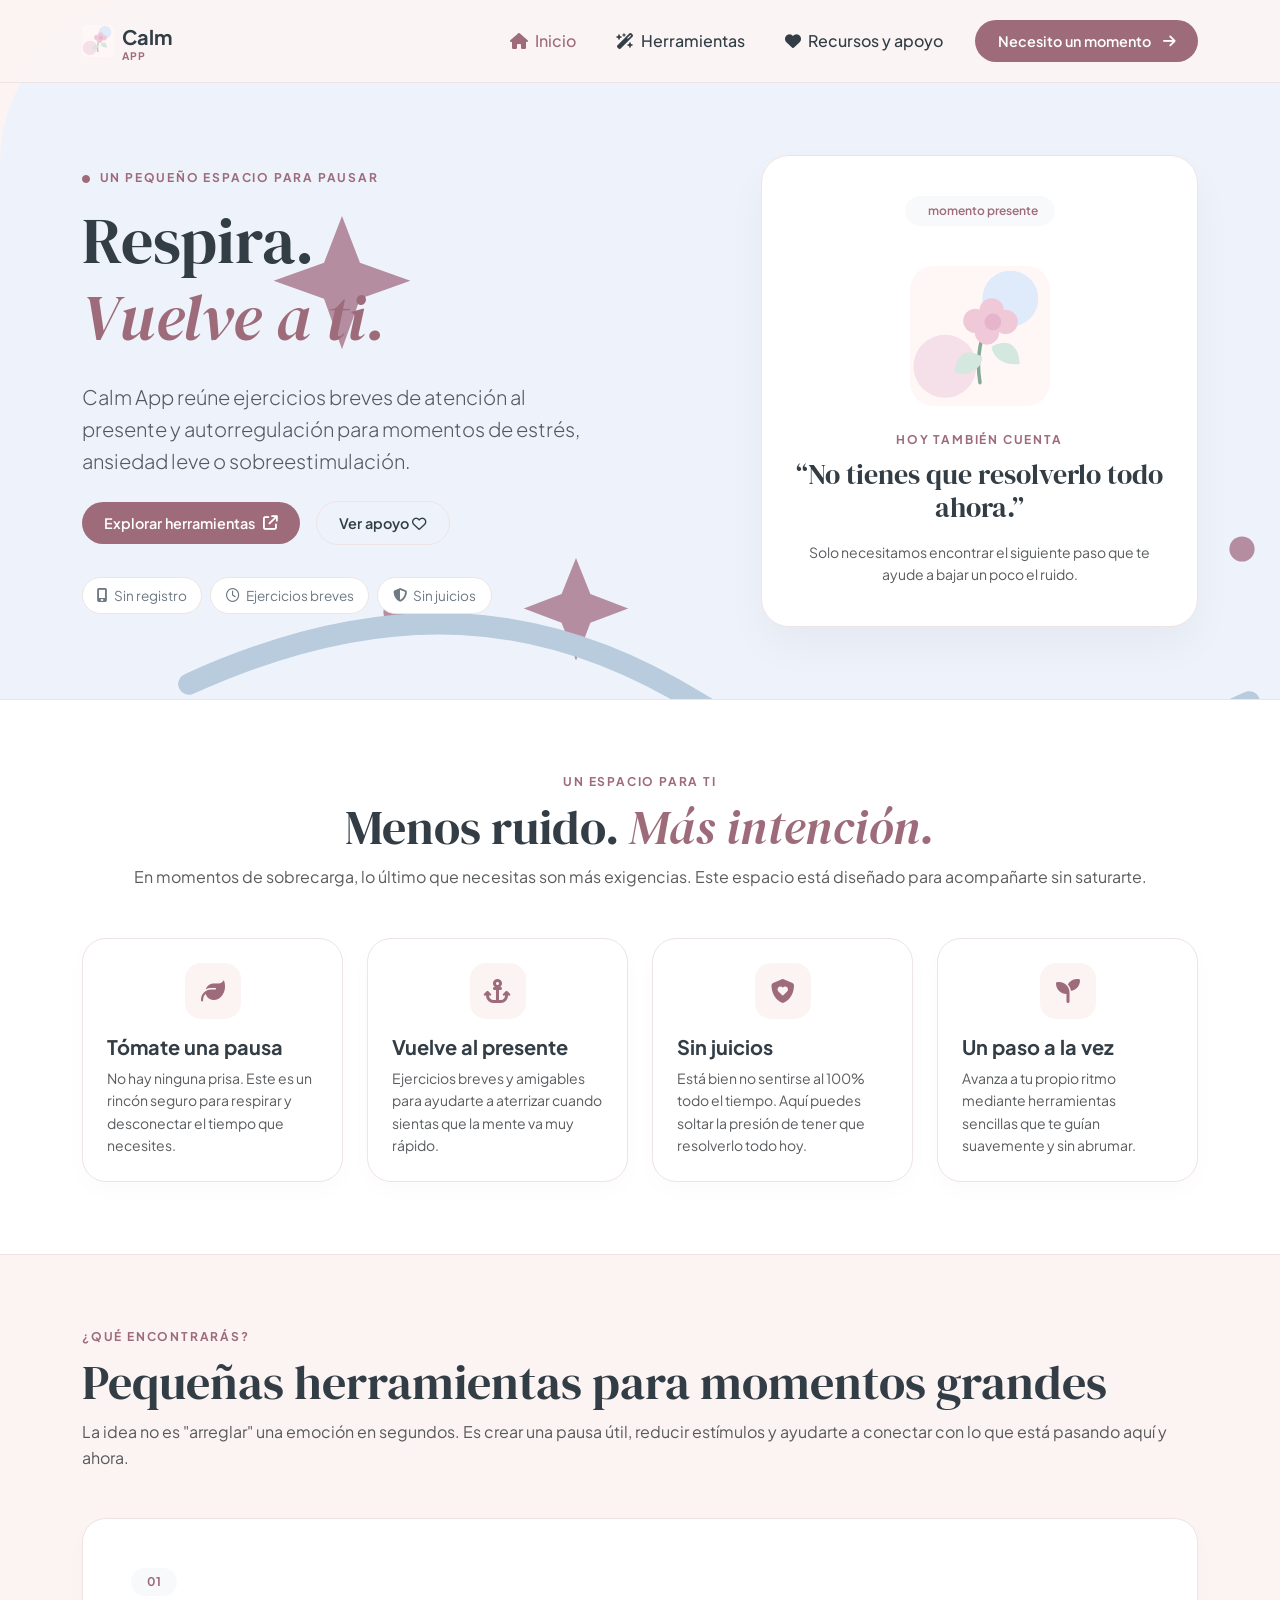
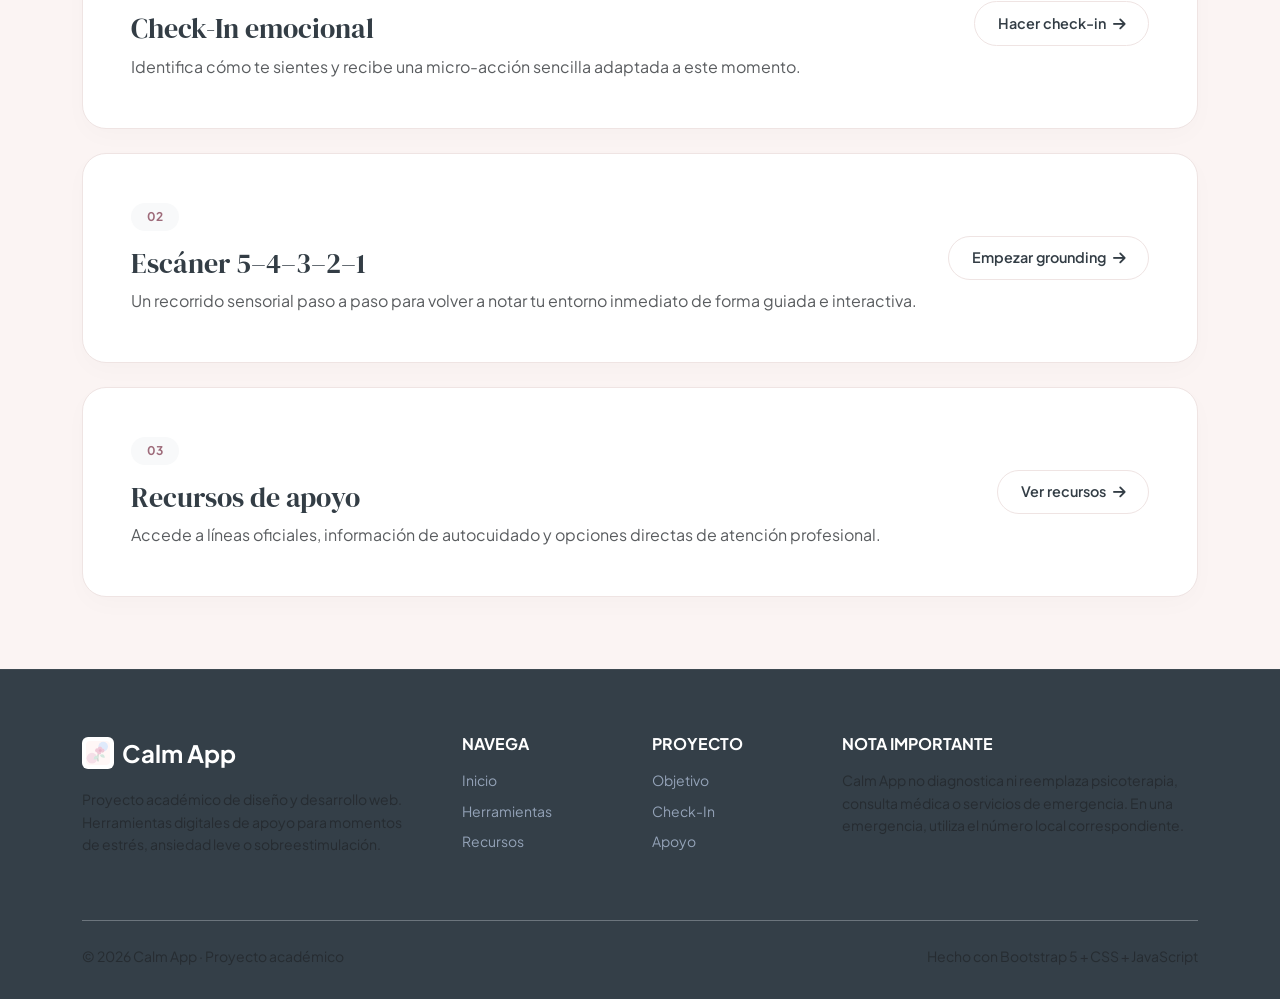
<file: Calm-App/index.html>
<!DOCTYPE html>
<html lang="es">
<head>
    <meta charset="UTF-8">
    <meta name="viewport" content="width=device-width, initial-scale=1.0">
    <meta name="description" content="Calm App - Herramientas digitales de apoyo y primeros auxilios emocionales para momentos de estrés y sobreestimulación.">
    <title>Calm App | Herramientas Digitales de Apoyo</title>
    <link href="https://cdn.jsdelivr.net/npm/bootstrap@5.3.0/dist/css/bootstrap.min.css" rel="stylesheet">
    <link rel="stylesheet" href="https://cdnjs.cloudflare.com/ajax/libs/font-awesome/6.4.0/css/all.min.css">
    <link rel="stylesheet" href="css/styles.css">
    <link rel="icon" href="assets/img/calm-flower.svg" type="image/svg+xml"> 
</head>
<body class="d-flex flex-column min-vh-100">

    <!-- Navegación -->
    <nav class="navbar navbar-expand-lg sticky-top">
        <div class="container">
            <a class="navbar-brand d-flex align-items-center gap-2" href="index.html">
                <img src="assets/img/calm-flower.svg" alt="Calm App Logo" width="32" height="32">
                <div>
                    <span>Calm</span>
                    <span class="brand-badge">APP</span>
                </div>
            </a>
            <!-- Se agregó aria-label al botón de menú móvil -->
            <button class="navbar-toggler border-0" type="button" data-bs-toggle="collapse" data-bs-target="#navbarNav" aria-label="Abrir menú de navegación">
                <span class="navbar-toggler-icon"></span>
            </button>
            <div class="collapse navbar-collapse justify-content-end" id="navbarNav">
                <ul class="navbar-nav align-items-lg-center gap-2 my-3 my-lg-0">
                    <li class="nav-item"><a class="nav-link active" href="index.html"><i class="fa-solid fa-house me-1" aria-hidden="true"></i> Inicio</a></li>
                    <li class="nav-item"><a class="nav-link" href="herramientas.html"><i class="fa-solid fa-wand-magic-sparkles me-1" aria-hidden="true"></i> Herramientas</a></li>
                    <li class="nav-item"><a class="nav-link" href="recursos.html"><i class="fa-solid fa-heart me-1" aria-hidden="true"></i> Recursos y apoyo</a></li>
                </ul>
                <div class="ms-lg-3">
                    <a href="herramientas.html" class="btn-calm-pill">Necesito un momento <i class="fa-solid fa-arrow-right ms-1" aria-hidden="true"></i></a>
                </div>
            </div>
        </div>
    </nav>

    <main class="flex-grow-1">
        
        <!-- Hero Section -->
        <section class="py-5 my-lg-4">
            <div class="container">
                <div class="row align-items-center justify-content-between g-5">
                    <div class="col-lg-6 text-center text-lg-start">
                        <span class="label-tracking d-block mb-3"><i class="fa-solid fa-circle text-mauve me-1" style="font-size: 0.5rem;" aria-hidden="true"></i> UN PEQUEÑO ESPACIO PARA PAUSAR</span>
                        <h1 class="display-3 mb-4">Respira.<br><span class="fst-italic text-mauve">Vuelve a ti.</span></h1>
                        <p class="lead text-muted mb-4 pe-lg-4">Calm App reúne ejercicios breves de atención al presente y autorregulación para momentos de estrés, ansiedad leve o sobreestimulación.</p>
                        
                        <div class="d-flex flex-wrap align-items-center justify-content-center justify-content-lg-start gap-3 mb-4">
                            <a href="herramientas.html" class="btn-calm-pill">Explorar herramientas <i class="fa-solid fa-arrow-up-right-from-square" aria-hidden="true"></i></a>
                            <a href="recursos.html" class="btn-calm-outline">Ver apoyo <i class="fa-regular fa-heart" aria-hidden="true"></i></a>
                        </div>

                        <div class="d-flex flex-wrap justify-content-center justify-content-lg-start gap-2 pt-2">
                            <span class="hero-badge"><i class="fa-solid fa-mobile-screen" aria-hidden="true"></i> Sin registro</span>
                            <span class="hero-badge"><i class="fa-regular fa-clock" aria-hidden="true"></i> Ejercicios breves</span>
                            <span class="hero-badge"><i class="fa-solid fa-shield-halved" aria-hidden="true"></i> Sin juicios</span>
                        </div>
                    </div>

                    <div class="col-lg-5 text-center">
                        <div class="hero-floating-card mx-auto">
                            <span class="badge rounded-pill bg-light text-mauve border border-light px-3 py-2 mb-3 fw-semibold">
                                <i class="fa-solid fa-sparkles me-1" aria-hidden="true"></i> momento presente
                            </span>
                            <div class="my-4">
                                <img src="assets/img/calm-flower.svg" alt="Momento Presente" class="img-fluid" style="max-height: 140px;">
                            </div>
                            <span class="label-tracking d-block mb-2">HOY TAMBIÉN CUENTA</span>
                            <h3 class="serif-title mb-3">“No tienes que resolverlo todo ahora.”</h3>
                            <p class="text-muted small mb-0">Solo necesitamos encontrar el siguiente paso que te ayude a bajar un poco el ruido.</p>
                        </div>
                    </div>
                </div>
            </div>
        </section>

        <!-- Características Seccionales -->
        <section class="py-5 bg-white border-top border-bottom" style="border-color: var(--border-color) !important;">
            <div class="container py-4">
                <div class="text-center max-width-md mx-auto mb-5">
                    <span class="label-tracking d-block mb-2">UN ESPACIO PARA TI</span>
                    <h2 class="display-5 fw-normal">Menos ruido. <span class="fst-italic text-mauve">Más intención.</span></h2>
                    <p class="text-muted">En momentos de sobrecarga, lo último que necesitas son más exigencias. Este espacio está diseñado para acompañarte sin saturarte.</p>
                </div>

                <div class="row g-4">
                    <div class="col-md-6 col-lg-3">
                        <div class="calm-card h-100 p-4">
                            <div class="emotion-icon-wrapper mb-3"><i class="fa-solid fa-leaf" aria-hidden="true"></i></div>
                            <h5 class="fw-bold mb-2">Tómate una pausa</h5>
                            <p class="text-muted small mb-0">No hay ninguna prisa. Este es un rincón seguro para respirar y desconectar el tiempo que necesites.</p>
                        </div>
                    </div>
                    <div class="col-md-6 col-lg-3">
                        <div class="calm-card h-100 p-4">
                            <div class="emotion-icon-wrapper mb-3"><i class="fa-solid fa-anchor" aria-hidden="true"></i></div>
                            <h5 class="fw-bold mb-2">Vuelve al presente</h5>
                            <p class="text-muted small mb-0">Ejercicios breves y amigables para ayudarte a aterrizar cuando sientas que la mente va muy rápido.</p>
                        </div>
                    </div>
                    <div class="col-md-6 col-lg-3">
                        <div class="calm-card h-100 p-4">
                            <div class="emotion-icon-wrapper mb-3"><i class="fa-solid fa-shield-heart" aria-hidden="true"></i></div>
                            <h5 class="fw-bold mb-2">Sin juicios</h5>
                            <p class="text-muted small mb-0">Está bien no sentirse al 100% todo el tiempo. Aquí puedes soltar la presión de tener que resolverlo todo hoy.</p>
                        </div>
                    </div>
                    <div class="col-md-6 col-lg-3">
                        <div class="calm-card h-100 p-4">
                            <div class="emotion-icon-wrapper mb-3"><i class="fa-solid fa-seedling" aria-hidden="true"></i></div>
                            <h5 class="fw-bold mb-2">Un paso a la vez</h5>
                            <p class="text-muted small mb-0">Avanza a tu propio ritmo mediante herramientas sencillas que te guían suavemente y sin abrumar.</p>
                        </div>
                    </div>
                </div>
            </div>
        </section>

        <!-- Secciones de Herramientas Directas -->
        <section class="py-5">
            <div class="container py-4">
                <div class="mb-5">
                    <span class="label-tracking d-block mb-2">¿QUÉ ENCONTRARÁS?</span>
                    <h2 class="display-5">Pequeñas herramientas para momentos grandes</h2>
                    <p class="text-muted">La idea no es "arreglar" una emoción en segundos. Es crear una pausa útil, reducir estímulos y ayudarte a conectar con lo que está pasando aquí y ahora.</p>
                </div>

                <div class="row g-4">
                    <div class="col-lg-12">
                        <div class="calm-card d-flex flex-column flex-md-row justify-content-between align-items-start align-items-md-center p-4 p-md-5">
                            <div>
                                <span class="badge bg-light text-mauve fw-bold px-3 py-2 rounded-pill mb-3">01</span>
                                <h3 class="serif-title mb-2">Check-In emocional</h3>
                                <p class="text-muted mb-3 mb-md-0">Identifica cómo te sientes y recibe una micro-acción sencilla adaptada a este momento.</p>
                            </div>
                            <a href="herramientas.html#checkin" class="btn-calm-outline text-nowrap">Hacer check-in <i class="fa-solid fa-arrow-right ms-1" aria-hidden="true"></i></a>
                        </div>
                    </div>

                    <div class="col-lg-12">
                        <div class="calm-card d-flex flex-column flex-md-row justify-content-between align-items-start align-items-md-center p-4 p-md-5">
                            <div>
                                <span class="badge bg-light text-mauve fw-bold px-3 py-2 rounded-pill mb-3">02</span>
                                <h3 class="serif-title mb-2">Escáner 5–4–3–2–1</h3>
                                <p class="text-muted mb-3 mb-md-0">Un recorrido sensorial paso a paso para volver a notar tu entorno inmediato de forma guiada e interactiva.</p>
                            </div>
                            <a href="herramientas.html#escaner" class="btn-calm-outline text-nowrap">Empezar grounding <i class="fa-solid fa-arrow-right ms-1" aria-hidden="true"></i></a>
                        </div>
                    </div>

                    <div class="col-lg-12">
                        <div class="calm-card d-flex flex-column flex-md-row justify-content-between align-items-start align-items-md-center p-4 p-md-5">
                            <div>
                                <span class="badge bg-light text-mauve fw-bold px-3 py-2 rounded-pill mb-3">03</span>
                                <h3 class="serif-title mb-2">Recursos de apoyo</h3>
                                <p class="text-muted mb-3 mb-md-0">Accede a líneas oficiales, información de autocuidado y opciones directas de atención profesional.</p>
                            </div>
                            <a href="recursos.html" class="btn-calm-outline text-nowrap">Ver recursos <i class="fa-solid fa-arrow-right ms-1" aria-hidden="true"></i></a>
                        </div>
                    </div>
                </div>
            </div>
        </section>

    </main>

    <!-- Footer Pizarra -->
    <footer class="footer-dark mt-auto">
        <div class="container">
            <div class="row g-4 mb-5">
                <div class="col-lg-4">
                    <div class="d-flex align-items-center gap-2 mb-3">
                        <img src="assets/img/calm-flower.svg" alt="Calm Logo" width="32" height="32" class="bg-white rounded p-1">
                        <span class="fs-4 fw-bold text-white">Calm App</span>
                    </div>
                    <p class="text-muted small pe-lg-4">Proyecto académico de diseño y desarrollo web. Herramientas digitales de apoyo para momentos de estrés, ansiedad leve o sobreestimulación.</p>
                </div>
                <div class="col-6 col-lg-2">
                    <h6 class="text-white fw-bold mb-3">NAVEGA</h6>
                    <ul class="list-unstyled small d-flex flex-column gap-2 mb-0">
                        <li><a href="index.html">Inicio</a></li>
                        <li><a href="herramientas.html">Herramientas</a></li>
                        <li><a href="recursos.html">Recursos</a></li>
                    </ul>
                </div>
                <div class="col-6 col-lg-2">
                    <h6 class="text-white fw-bold mb-3">PROYECTO</h6>
                    <ul class="list-unstyled small d-flex flex-column gap-2 mb-0">
                        <li><a href="index.html">Objetivo</a></li>
                        <li><a href="herramientas.html#checkin">Check-In</a></li>
                        <li><a href="recursos.html">Apoyo</a></li>
                    </ul>
                </div>
                <div class="col-lg-4">
                    <h6 class="text-white fw-bold mb-3">NOTA IMPORTANTE</h6>
                    <p class="text-muted small">Calm App no diagnostica ni reemplaza psicoterapia, consulta médica o servicios de emergencia. En una emergencia, utiliza el número local correspondiente.</p>
                </div>
            </div>
            <div class="border-top border-secondary pt-4 d-flex flex-column flex-md-row justify-content-between align-items-center small text-muted">
                <p class="mb-2 mb-md-0">&copy; 2026 Calm App · Proyecto académico</p>
                <p class="mb-0">Hecho con Bootstrap 5 + CSS + JavaScript</p>
            </div>
        </div>
    </footer>

    <!-- Se cambió a etiqueta button y se agregó aria-label -->
    <button class="btn-back-top border-0" id="btnBackTop" aria-label="Volver arriba">
        <i class="fa-solid fa-arrow-up" aria-hidden="true"></i>
    </button>

    <script src="https://cdn.jsdelivr.net/npm/bootstrap@5.3.0/dist/js/bootstrap.bundle.min.js"></script>
    <script src="js/app.js"></script>
</body>
</html>
</file>
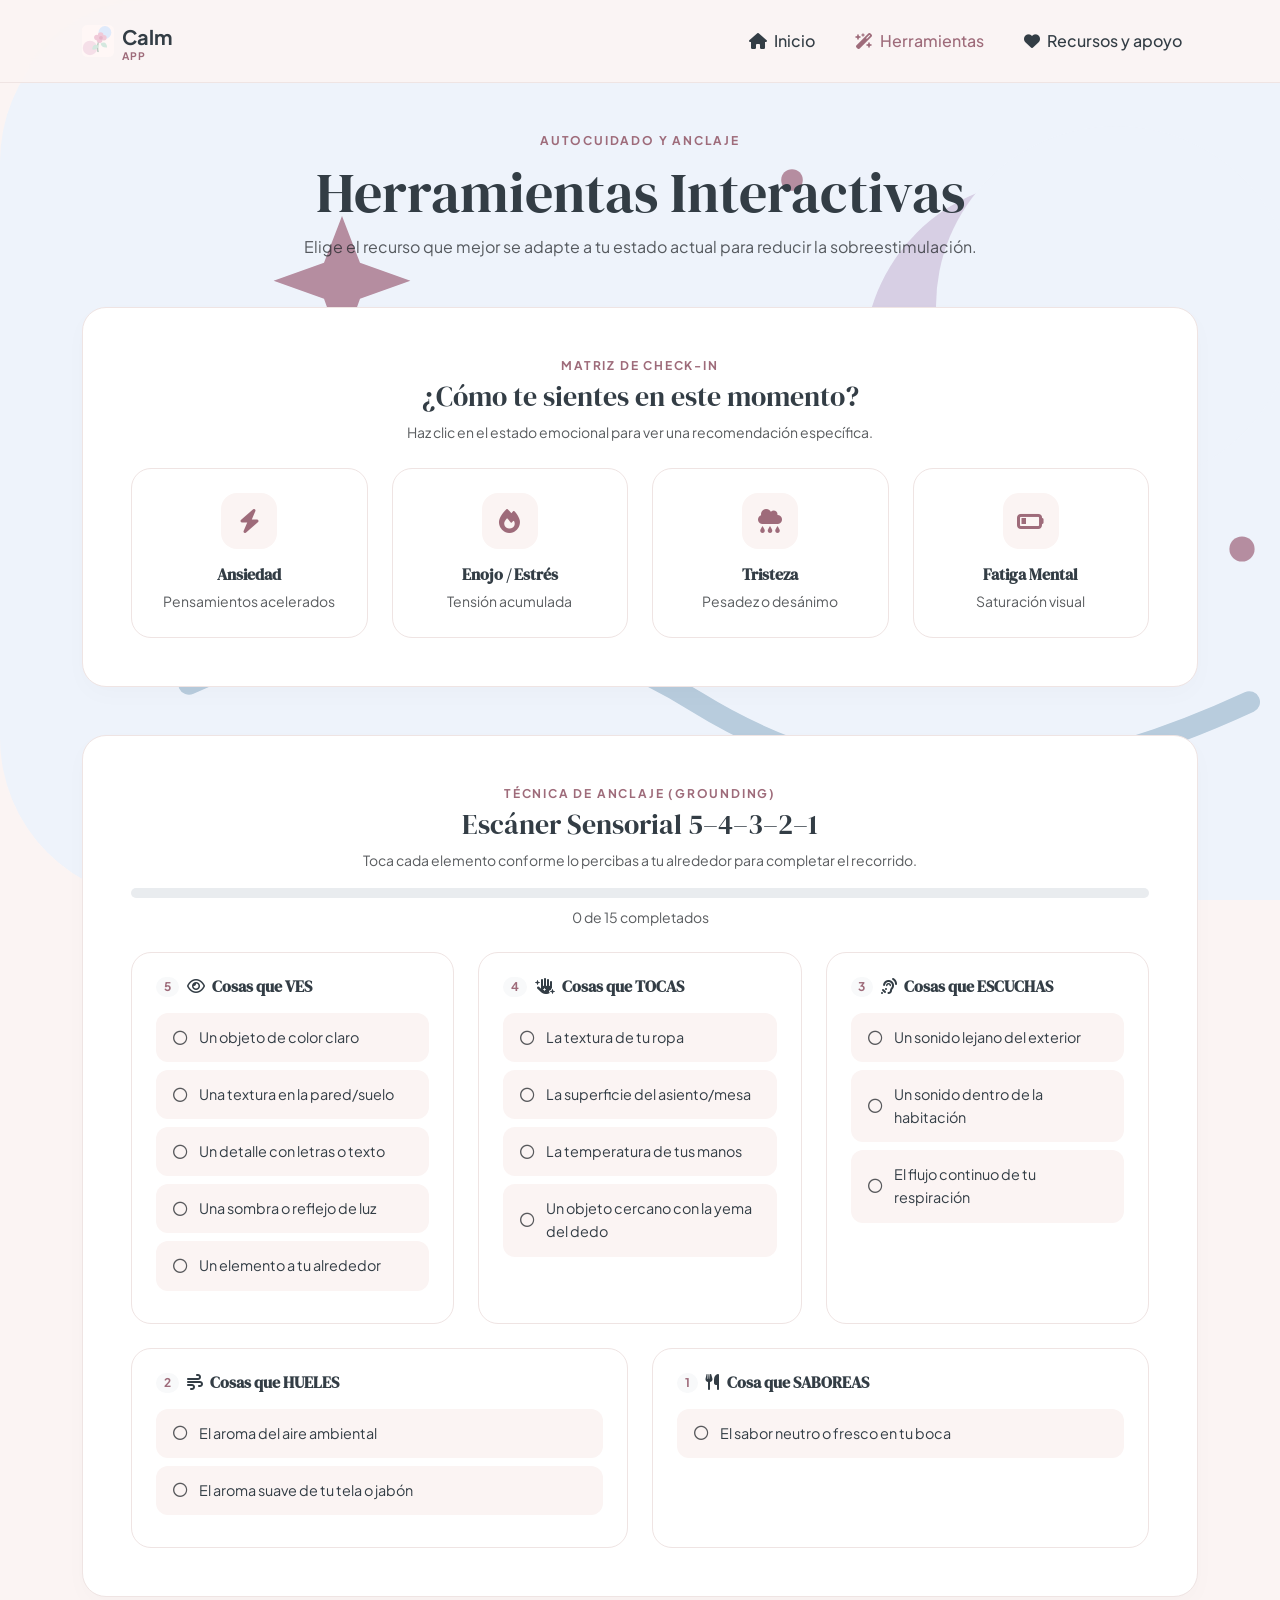
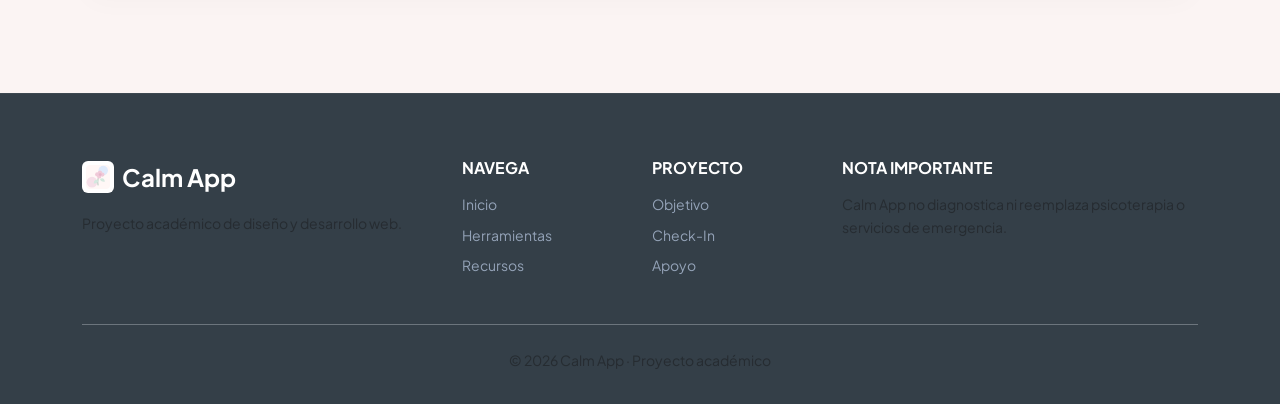
<file: Calm-App/herramientas.html>
<!DOCTYPE html>
<html lang="es">
<head>
    <meta charset="UTF-8">
    <meta name="viewport" content="width=device-width, initial-scale=1.0">
    <meta name="description" content="Herramientas interactivas de autocuidado, matriz de check-in emocional y técnica de anclaje (grounding) 5-4-3-2-1 para reducir el estrés y la sobreestimulación.">
    <title>Calm App | Herramientas Interactivas</title>
    
    <!-- PRECONNECT: Acelera la conexión a los servidores de terceros -->
    <link rel="preconnect" href="https://cdn.jsdelivr.net" crossorigin>
    <link rel="preconnect" href="https://cdnjs.cloudflare.com" crossorigin>

    <!-- CSS Bootstrap -->
    <link href="https://cdn.jsdelivr.net/npm/bootstrap@5.3.0/dist/css/bootstrap.min.css" rel="stylesheet">
    
    <!-- CARGA DIFERIDA DE FONTAWESOME: Evita que bloquee el renderizado inicial de la página -->
    <link rel="stylesheet" href="https://cdnjs.cloudflare.com/ajax/libs/font-awesome/6.4.0/css/all.min.css" media="print" onload="this.media='all'">
    <noscript><link rel="stylesheet" href="https://cdnjs.cloudflare.com/ajax/libs/font-awesome/6.4.0/css/all.min.css"></noscript>

    <!-- CSS Propio -->
    <link rel="stylesheet" href="css/styles.css">
    <link rel="icon" href="assets/img/calm-flower.svg" type="image/svg+xml"> 
</head>
<body class="d-flex flex-column min-vh-100">

    <nav class="navbar navbar-expand-lg sticky-top">
        <div class="container">
            <a class="navbar-brand d-flex align-items-center gap-2" href="index.html">
                <!-- Se añade decoding="async" para no bloquear el hilo principal -->
                <img src="assets/img/calm-flower.svg" alt="Calm App Logo" width="32" height="32" decoding="async">
                <div>
                    <span>Calm</span>
                    <span class="brand-badge">APP</span>
                </div>
            </a>
            <button class="navbar-toggler border-0" type="button" data-bs-toggle="collapse" data-bs-target="#navbarNav" aria-label="Abrir menú de navegación">
                <span class="navbar-toggler-icon"></span>
            </button>
            <div class="collapse navbar-collapse justify-content-end" id="navbarNav">
                <ul class="navbar-nav align-items-lg-center gap-2 my-3 my-lg-0">
                    <li class="nav-item"><a class="nav-link" href="index.html"><i class="fa-solid fa-house me-1" aria-hidden="true"></i> Inicio</a></li>
                    <li class="nav-item"><a class="nav-link active" href="herramientas.html" aria-current="page"><i class="fa-solid fa-wand-magic-sparkles me-1" aria-hidden="true"></i> Herramientas</a></li>
                    <li class="nav-item"><a class="nav-link" href="recursos.html"><i class="fa-solid fa-heart me-1" aria-hidden="true"></i> Recursos y apoyo</a></li>
                </ul>
            </div>
        </div>
    </nav>

    <main class="container py-5 flex-grow-1">
        
        <div class="text-center max-width-md mx-auto mb-5">
            <span class="label-tracking d-block mb-2">AUTOCUIDADO Y ANCLAJE</span>
            <h1 class="display-4">Herramientas Interactivas</h1>
            <p class="text-muted">Elige el recurso que mejor se adapte a tu estado actual para reducir la sobreestimulación.</p>
        </div>

        <!-- Matriz Emocional (Check-In) -->
        <section id="checkin" class="mb-5">
            <div class="calm-card p-4 p-md-5">
                <div class="text-center mb-4">
                    <span class="label-tracking d-block mb-1">MATRIZ DE CHECK-IN</span>
                    <h2 class="serif-title h3 mb-2">¿Cómo te sientes en este momento?</h2>
                    <p class="text-muted small">Haz clic en el estado emocional para ver una recomendación específica.</p>
                </div>

                <div class="row g-4">
                    <div class="col-6 col-md-3">
                        <div class="emotion-card" role="button" tabindex="0" data-bs-toggle="modal" data-bs-target="#modalAnsiedad">
                            <div class="emotion-icon-wrapper"><i class="fa-solid fa-bolt" aria-hidden="true"></i></div>
                            <h3 class="h6 fw-bold mb-1">Ansiedad</h3>
                            <span class="text-muted small">Pensamientos acelerados</span>
                        </div>
                    </div>
                    <div class="col-6 col-md-3">
                        <div class="emotion-card" role="button" tabindex="0" data-bs-toggle="modal" data-bs-target="#modalEstres">
                            <div class="emotion-icon-wrapper"><i class="fa-solid fa-fire" aria-hidden="true"></i></div>
                            <h3 class="h6 fw-bold mb-1">Enojo / Estrés</h3>
                            <span class="text-muted small">Tensión acumulada</span>
                        </div>
                    </div>
                    <div class="col-6 col-md-3">
                        <div class="emotion-card" role="button" tabindex="0" data-bs-toggle="modal" data-bs-target="#modalTristeza">
                            <div class="emotion-icon-wrapper"><i class="fa-solid fa-cloud-rain" aria-hidden="true"></i></div>
                            <h3 class="h6 fw-bold mb-1">Tristeza</h3>
                            <span class="text-muted small">Pesadez o desánimo</span>
                        </div>
                    </div>
                    <div class="col-6 col-md-3">
                        <div class="emotion-card" role="button" tabindex="0" data-bs-toggle="modal" data-bs-target="#modalFatiga">
                            <div class="emotion-icon-wrapper"><i class="fa-solid fa-battery-quarter" aria-hidden="true"></i></div>
                            <h3 class="h6 fw-bold mb-1">Fatiga Mental</h3>
                            <span class="text-muted small">Saturación visual</span>
                        </div>
                    </div>
                </div>
            </div>
        </section>

        <!-- Escáner Sensorial 5-4-3-2-1 -->
        <section id="escaner" class="mb-5">
            <div class="calm-card p-4 p-md-5">
                <div class="text-center mb-4">
                    <span class="label-tracking d-block mb-1">TÉCNICA DE ANCLAJE (GROUNDING)</span>
                    <h2 class="serif-title h3 mb-2">Escáner Sensorial 5–4–3–2–1</h2>
                    <p class="text-muted small mb-3">Toca cada elemento conforme lo percibas a tu alrededor para completar el recorrido.</p>
                    
                    <div class="progress max-width-md mx-auto" style="height: 10px; border-radius: 10px;">
                        <div id="grounding-progress" class="progress-bar" role="progressbar" aria-valuenow="0" aria-valuemin="0" aria-valuemax="15" aria-label="Progreso del escáner sensorial" style="background-color: var(--accent-mauve); width: 0%;"></div>
                    </div>
                    <small id="progress-text" class="text-muted d-block mt-2">0 de 15 completados</small>
                </div>

                <div id="grounding-complete-alert" class="alert alert-success d-none text-center rounded-4 border-0 p-3 mb-4" style="background-color: #E8F5E9; color: #2E7D32;">
                    <i class="fa-solid fa-circle-check me-2" aria-hidden="true"></i><strong>¡Ejercicio completado!</strong> Has conectado con tu entorno inmediato.
                </div>

                <div class="row g-4">
                    <!-- 5 Cosas que ves -->
                    <div class="col-md-6 col-lg-4">
                        <div class="sensory-step-card">
                            <div class="d-flex align-items-center gap-2 mb-3">
                                <span class="badge rounded-pill bg-light text-mauve fw-bold">5</span>
                                <h3 class="h6 fw-bold mb-0"><i class="fa-regular fa-eye me-1" aria-hidden="true"></i> Cosas que VES</h3>
                            </div>
                            <div class="sensory-item" role="checkbox" aria-checked="false" tabindex="0"><i class="fa-regular fa-circle text-muted" aria-hidden="true"></i> Un objeto de color claro</div>
                            <div class="sensory-item" role="checkbox" aria-checked="false" tabindex="0"><i class="fa-regular fa-circle text-muted" aria-hidden="true"></i> Una textura en la pared/suelo</div>
                            <div class="sensory-item" role="checkbox" aria-checked="false" tabindex="0"><i class="fa-regular fa-circle text-muted" aria-hidden="true"></i> Un detalle con letras o texto</div>
                            <div class="sensory-item" role="checkbox" aria-checked="false" tabindex="0"><i class="fa-regular fa-circle text-muted" aria-hidden="true"></i> Una sombra o reflejo de luz</div>
                            <div class="sensory-item" role="checkbox" aria-checked="false" tabindex="0"><i class="fa-regular fa-circle text-muted" aria-hidden="true"></i> Un elemento a tu alrededor</div>
                        </div>
                    </div>

                    <!-- 4 Cosas que tocas -->
                    <div class="col-md-6 col-lg-4">
                        <div class="sensory-step-card">
                            <div class="d-flex align-items-center gap-2 mb-3">
                                <span class="badge rounded-pill bg-light text-mauve fw-bold">4</span>
                                <h3 class="h6 fw-bold mb-0"><i class="fa-solid fa-hand-sparkles me-1" aria-hidden="true"></i> Cosas que TOCAS</h3>
                            </div>
                            <div class="sensory-item" role="checkbox" aria-checked="false" tabindex="0"><i class="fa-regular fa-circle text-muted" aria-hidden="true"></i> La textura de tu ropa</div>
                            <div class="sensory-item" role="checkbox" aria-checked="false" tabindex="0"><i class="fa-regular fa-circle text-muted" aria-hidden="true"></i> La superficie del asiento/mesa</div>
                            <div class="sensory-item" role="checkbox" aria-checked="false" tabindex="0"><i class="fa-regular fa-circle text-muted" aria-hidden="true"></i> La temperatura de tus manos</div>
                            <div class="sensory-item" role="checkbox" aria-checked="false" tabindex="0"><i class="fa-regular fa-circle text-muted" aria-hidden="true"></i> Un objeto cercano con la yema del dedo</div>
                        </div>
                    </div>

                    <!-- 3 Cosas que escuchas -->
                    <div class="col-md-6 col-lg-4">
                        <div class="sensory-step-card">
                            <div class="d-flex align-items-center gap-2 mb-3">
                                <span class="badge rounded-pill bg-light text-mauve fw-bold">3</span>
                                <h3 class="h6 fw-bold mb-0"><i class="fa-solid fa-ear-listen me-1" aria-hidden="true"></i> Cosas que ESCUCHAS</h3>
                            </div>
                            <div class="sensory-item" role="checkbox" aria-checked="false" tabindex="0"><i class="fa-regular fa-circle text-muted" aria-hidden="true"></i> Un sonido lejano del exterior</div>
                            <div class="sensory-item" role="checkbox" aria-checked="false" tabindex="0"><i class="fa-regular fa-circle text-muted" aria-hidden="true"></i> Un sonido dentro de la habitación</div>
                            <div class="sensory-item" role="checkbox" aria-checked="false" tabindex="0"><i class="fa-regular fa-circle text-muted" aria-hidden="true"></i> El flujo continuo de tu respiración</div>
                        </div>
                    </div>

                    <!-- 2 Cosas que hueles -->
                    <div class="col-md-6 col-lg-6">
                        <div class="sensory-step-card">
                            <div class="d-flex align-items-center gap-2 mb-3">
                                <span class="badge rounded-pill bg-light text-mauve fw-bold">2</span>
                                <h3 class="h6 fw-bold mb-0"><i class="fa-solid fa-wind me-1" aria-hidden="true"></i> Cosas que HUELES</h3>
                            </div>
                            <div class="sensory-item" role="checkbox" aria-checked="false" tabindex="0"><i class="fa-regular fa-circle text-muted" aria-hidden="true"></i> El aroma del aire ambiental</div>
                            <div class="sensory-item" role="checkbox" aria-checked="false" tabindex="0"><i class="fa-regular fa-circle text-muted" aria-hidden="true"></i> El aroma suave de tu tela o jabón</div>
                        </div>
                    </div>

                    <!-- 1 Cosa que saboreas -->
                    <div class="col-md-12 col-lg-6">
                        <div class="sensory-step-card">
                            <div class="d-flex align-items-center gap-2 mb-3">
                                <span class="badge rounded-pill bg-light text-mauve fw-bold">1</span>
                                <h3 class="h6 fw-bold mb-0"><i class="fa-solid fa-utensils me-1" aria-hidden="true"></i> Cosa que SABOREAS</h3>
                            </div>
                            <div class="sensory-item" role="checkbox" aria-checked="false" tabindex="0"><i class="fa-regular fa-circle text-muted" aria-hidden="true"></i> El sabor neutro o fresco en tu boca</div>
                        </div>
                    </div>
                </div>
            </div>
        </section>

    </main>

    <!-- MODALES DE CHECK-IN -->
    <div class="modal fade" id="modalAnsiedad" tabindex="-1" aria-labelledby="modalAnsiedadLabel" aria-hidden="true">
        <div class="modal-dialog modal-dialog-centered">
            <div class="modal-content border-0 rounded-4 p-4 text-center">
                <div class="emotion-icon-wrapper mx-auto mb-3"><i class="fa-solid fa-bolt" aria-hidden="true"></i></div>
                <h2 class="serif-title h4 mb-2" id="modalAnsiedadLabel">Para la Ansiedad</h2>
                <p class="text-muted small mb-3">Cuando la mente se acelera, enfócate en respuestas físicas inmediatas:</p>
                <div class="text-start bg-light p-3 rounded-3 mb-4 small">
                    <ul class="mb-0 ps-3">
                        <li class="mb-2">Aplica agua fría en tus muñecas o rostro para activar el reflejo de calma corporal.</li>
                        <li class="mb-2">Restringe el foco: cuenta en forma descendente de 100 en 100 o de 7 en 7.</li>
                        <li>Completa el ejercicio 5-4-3-2-1 que está disponible en esta página.</li>
                    </ul>
                </div>
                <button type="button" class="btn-calm-pill w-100 justify-content-center" data-bs-dismiss="modal">Entendido</button>
            </div>
        </div>
    </div>

    <div class="modal fade" id="modalEstres" tabindex="-1" aria-labelledby="modalEstresLabel" aria-hidden="true">
        <div class="modal-dialog modal-dialog-centered">
            <div class="modal-content border-0 rounded-4 p-4 text-center">
                <div class="emotion-icon-wrapper mx-auto mb-3"><i class="fa-solid fa-fire" aria-hidden="true"></i></div>
                <h2 class="serif-title h4 mb-2" id="modalEstresLabel">Para el Estrés o Enojo</h2>
                <p class="text-muted small mb-3">Libera la tensión muscular contenida:</p>
                <div class="text-start bg-light p-3 rounded-3 mb-4 small">
                    <ul class="mb-0 ps-3">
                        <li class="mb-2">Aprieta los puños o los hombros durante 5 segundos y suéltalos de golpe.</li>
                        <li class="mb-2">Escribe en una hoja tus pensamientos sin filtro y luego dóblala o rompéla.</li>
                        <li>Cambia físicamente de postura o camina unos pasos para romper la inercia.</li>
                    </ul>
                </div>
                <button type="button" class="btn-calm-pill w-100 justify-content-center" data-bs-dismiss="modal">Entendido</button>
            </div>
        </div>
    </div>

    <div class="modal fade" id="modalTristeza" tabindex="-1" aria-labelledby="modalTristezaLabel" aria-hidden="true">
        <div class="modal-dialog modal-dialog-centered">
            <div class="modal-content border-0 rounded-4 p-4 text-center">
                <div class="emotion-icon-wrapper mx-auto mb-3"><i class="fa-solid fa-cloud-rain" aria-hidden="true"></i></div>
                <h2 class="serif-title h4 mb-2" id="modalTristezaLabel">Para la Tristeza</h2>
                <p class="text-muted small mb-3">Prioriza la autocompasión y la contención:</p>
                <div class="text-start bg-light p-3 rounded-3 mb-4 small">
                    <ul class="mb-0 ps-3">
                        <li class="mb-2">Permítete validar el sentimiento sin juzgarte ni forzar una actitud positiva inmediata.</li>
                        <li class="mb-2">Envía un mensaje breve a una persona de confianza sin necesidad de dar explicaciones largas.</li>
                        <li>Arrópate con una prenda cómoda o mantente en un espacio tibio e iluminado.</li>
                    </ul>
                </div>
                <button type="button" class="btn-calm-pill w-100 justify-content-center" data-bs-dismiss="modal">Entendido</button>
            </div>
        </div>
    </div>

    <div class="modal fade" id="modalFatiga" tabindex="-1" aria-labelledby="modalFatigaLabel" aria-hidden="true">
        <div class="modal-dialog modal-dialog-centered">
            <div class="modal-content border-0 rounded-4 p-4 text-center">
                <div class="emotion-icon-wrapper mx-auto mb-3"><i class="fa-solid fa-battery-quarter" aria-hidden="true"></i></div>
                <h2 class="serif-title h4 mb-2" id="modalFatigaLabel">Para la Fatiga Mental</h2>
                <p class="text-muted small mb-3">Reduce la sobrecarga sensorial:</p>
                <div class="text-start bg-light p-3 rounded-3 mb-4 small">
                    <ul class="mb-0 ps-3">
                        <li class="mb-2">Aleja la mirada de las pantallas durante al menos 3 minutos mirando al horizonte.</li>
                        <li class="mb-2">Realiza un suave estiramiento de cuello y muñecas.</li>
                        <li>Toma un vaso con agua lentamente prestando atención a la temperatura.</li>
                    </ul>
                </div>
                <button type="button" class="btn-calm-pill w-100 justify-content-center" data-bs-dismiss="modal">Entendido</button>
            </div>
        </div>
    </div>

    <!-- Footer Pizarra -->
    <footer class="footer-dark mt-auto">
        <div class="container">
            <div class="row g-4 mb-5">
                <div class="col-lg-4">
                    <div class="d-flex align-items-center gap-2 mb-3">
                        <!-- Img lazy porque está fuera de pantalla inicial -->
                        <img src="assets/img/calm-flower.svg" alt="Calm Logo" width="32" height="32" class="bg-white rounded p-1" loading="lazy" decoding="async">
                        <span class="fs-4 fw-bold text-white">Calm App</span>
                    </div>
                    <p class="text-muted small pe-lg-4">Proyecto académico de diseño y desarrollo web.</p>
                </div>
                <div class="col-6 col-lg-2">
                    <h6 class="text-white fw-bold mb-3">NAVEGA</h6>
                    <ul class="list-unstyled small d-flex flex-column gap-2 mb-0">
                        <li><a href="index.html">Inicio</a></li>
                        <li><a href="herramientas.html">Herramientas</a></li>
                        <li><a href="recursos.html">Recursos</a></li>
                    </ul>
                </div>
                <div class="col-6 col-lg-2">
                    <h6 class="text-white fw-bold mb-3">PROYECTO</h6>
                    <ul class="list-unstyled small d-flex flex-column gap-2 mb-0">
                        <li><a href="index.html">Objetivo</a></li>
                        <li><a href="herramientas.html#checkin">Check-In</a></li>
                        <li><a href="recursos.html">Apoyo</a></li>
                    </ul>
                </div>
                <div class="col-lg-4">
                    <h6 class="text-white fw-bold mb-3">NOTA IMPORTANTE</h6>
                    <p class="text-muted small">Calm App no diagnostica ni reemplaza psicoterapia o servicios de emergencia.</p>
                </div>
            </div>
            <div class="border-top border-secondary pt-4 text-center small text-muted">
                <p class="mb-0">&copy; 2026 Calm App · Proyecto académico</p>
            </div>
        </div>
    </footer>

    <button class="btn-back-top border-0" id="btnBackTop" aria-label="Volver arriba">
        <i class="fa-solid fa-arrow-up" aria-hidden="true"></i>
    </button>

    <!-- Atributo DEFER para no detener el dibujado de la web mientras carga JS -->
    <script src="https://cdn.jsdelivr.net/npm/bootstrap@5.3.0/dist/js/bootstrap.bundle.min.js" defer></script>
    <script src="js/app.js" defer></script>
</body>
</html>
</file>
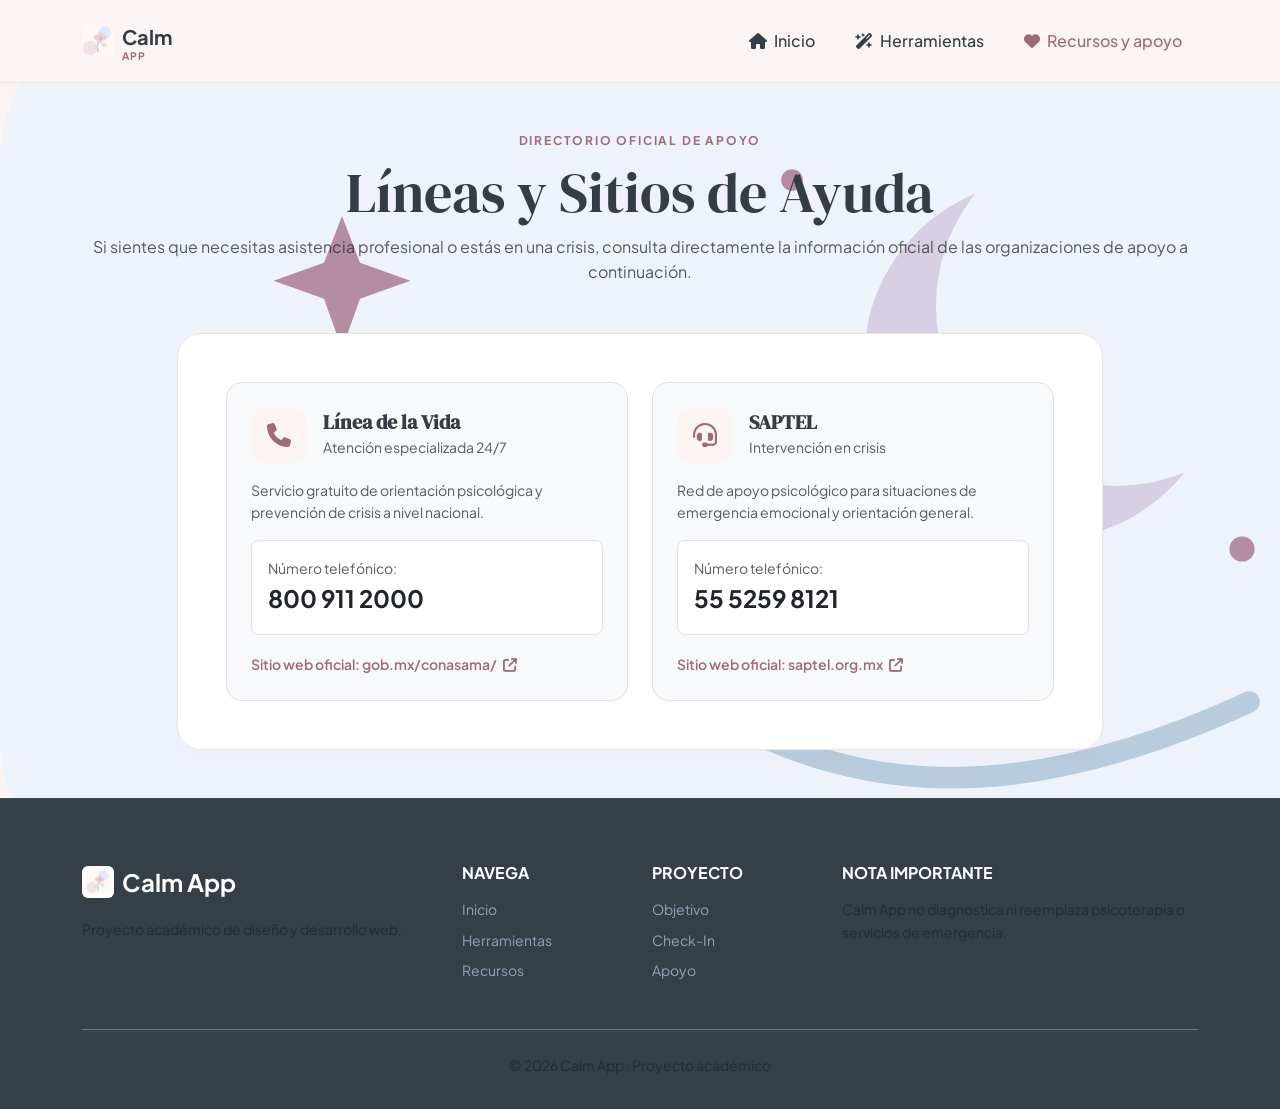
<file: Calm-App/recursos.html>
<!DOCTYPE html>
<html lang="es">
<head>
    <meta charset="UTF-8">
    <meta name="viewport" content="width=device-width, initial-scale=1.0">
    <meta name="description" content="Directorio de líneas y sitios de ayuda oficial para atención psicológica de emergencia, orientación en crisis y apoyo emocional.">
    <title>Calm App | Recursos y Apoyo</title>
    <link href="https://cdn.jsdelivr.net/npm/bootstrap@5.3.0/dist/css/bootstrap.min.css" rel="stylesheet">
    <link rel="stylesheet" href="https://cdnjs.cloudflare.com/ajax/libs/font-awesome/6.4.0/css/all.min.css">
    <link rel="stylesheet" href="css/styles.css">
    <link rel="icon" href="assets/img/calm-flower.svg" type="image/svg+xml"> 
</head>
<body class="d-flex flex-column min-vh-100">

    <nav class="navbar navbar-expand-lg sticky-top">
        <div class="container">
            <a class="navbar-brand d-flex align-items-center gap-2" href="index.html">
                <img src="assets/img/calm-flower.svg" alt="Calm App Logo" width="32" height="32">
                <div>
                    <span>Calm</span>
                    <span class="brand-badge">APP</span>
                </div>
            </a>
            <button class="navbar-toggler border-0" type="button" data-bs-toggle="collapse" data-bs-target="#navbarNav" aria-label="Abrir menú de navegación">
                <span class="navbar-toggler-icon"></span>
            </button>
            <div class="collapse navbar-collapse justify-content-end" id="navbarNav">
                <ul class="navbar-nav align-items-lg-center gap-2 my-3 my-lg-0">
                    <li class="nav-item"><a class="nav-link" href="index.html"><i class="fa-solid fa-house me-1" aria-hidden="true"></i> Inicio</a></li>
                    <li class="nav-item"><a class="nav-link" href="herramientas.html"><i class="fa-solid fa-wand-magic-sparkles me-1" aria-hidden="true"></i> Herramientas</a></li>
                    <li class="nav-item"><a class="nav-link active" href="recursos.html"><i class="fa-solid fa-heart me-1" aria-hidden="true"></i> Recursos y apoyo</a></li>
                </ul>
            </div>
        </div>
    </nav>

    <main class="container py-5 flex-grow-1">
        
        <div class="text-center max-width-md mx-auto mb-5">
            <span class="label-tracking d-block mb-2">DIRECTORIO OFICIAL DE APOYO</span>
            <h1 class="display-4">Líneas y Sitios de Ayuda</h1>
            <p class="text-muted">Si sientes que necesitas asistencia profesional o estás en una crisis, consulta directamente la información oficial de las organizaciones de apoyo a continuación.</p>
        </div>

        <div class="row justify-content-center g-4">
            <div class="col-lg-10">
                <div class="calm-card p-4 p-md-5">
                    
                    <div class="row g-4 text-center">
                        <!-- Línea de la Vida -->
                        <div class="col-md-6">
                            <div class="p-4 bg-light rounded-4 h-100 border text-start">
                                <div class="d-flex align-items-center gap-3 mb-3">
                                    <div class="emotion-icon-wrapper m-0"><i class="fa-solid fa-phone" aria-hidden="true"></i></div>
                                    <div>
                                        <h2 class="h5 fw-bold mb-0">Línea de la Vida</h2>
                                        <span class="text-muted small">Atención especializada 24/7</span>
                                    </div>
                                </div>
                                <p class="text-muted small mb-3">Servicio gratuito de orientación psicológica y prevención de crisis a nivel nacional.</p>
                                <div class="p-3 bg-white rounded-3 border mb-3">
                                    <span class="text-muted d-block small">Número telefónico:</span>
                                    <span class="fs-4 fw-bold text-dark">800 911 2000</span>
                                </div>
                                <a href="https://www.gob.mx/conasama/articulos/linea-de-la-vida-800-911-2000" target="_blank" rel="noopener noreferrer" class="text-mauve small text-decoration-none fw-semibold">
                                    Sitio web oficial: gob.mx/conasama/ <i class="fa-solid fa-arrow-up-right-from-square ms-1" aria-hidden="true"></i>
                                </a>
                            </div>
                        </div>

                        <!-- SAPTEL -->
                        <div class="col-md-6">
                            <div class="p-4 bg-light rounded-4 h-100 border text-start">
                                <div class="d-flex align-items-center gap-3 mb-3">
                                    <div class="emotion-icon-wrapper m-0"><i class="fa-solid fa-headset" aria-hidden="true"></i></div>
                                    <div>
                                        <h2 class="h5 fw-bold mb-0">SAPTEL</h2>
                                        <span class="text-muted small">Intervención en crisis</span>
                                    </div>
                                </div>
                                <p class="text-muted small mb-3">Red de apoyo psicológico para situaciones de emergencia emocional y orientación general.</p>
                                <div class="p-3 bg-white rounded-3 border mb-3">
                                    <span class="text-muted d-block small">Número telefónico:</span>
                                    <span class="fs-4 fw-bold text-dark">55 5259 8121</span>
                                </div>
                                <a href="http://www.saptel.org.mx/" target="_blank" rel="noopener noreferrer" class="text-mauve small text-decoration-none fw-semibold">
                                    Sitio web oficial: saptel.org.mx <i class="fa-solid fa-arrow-up-right-from-square ms-1" aria-hidden="true"></i>
                                </a>
                            </div>
                        </div>
                    </div>

                </div>
            </div>
        </div>

    </main>

    <!-- Footer Pizarra -->
    <footer class="footer-dark mt-auto">
        <div class="container">
            <div class="row g-4 mb-5">
                <div class="col-lg-4">
                    <div class="d-flex align-items-center gap-2 mb-3">
                        <img src="assets/img/calm-flower.svg" alt="Calm Logo" width="32" height="32" class="bg-white rounded p-1">
                        <span class="fs-4 fw-bold text-white">Calm App</span>
                    </div>
                    <p class="text-muted small pe-lg-4">Proyecto académico de diseño y desarrollo web.</p>
                </div>
                <div class="col-6 col-lg-2">
                    <h6 class="text-white fw-bold mb-3">NAVEGA</h6>
                    <ul class="list-unstyled small d-flex flex-column gap-2 mb-0">
                        <li><a href="index.html">Inicio</a></li>
                        <li><a href="herramientas.html">Herramientas</a></li>
                        <li><a href="recursos.html">Recursos</a></li>
                    </ul>
                </div>
                <div class="col-6 col-lg-2">
                    <h6 class="text-white fw-bold mb-3">PROYECTO</h6>
                    <ul class="list-unstyled small d-flex flex-column gap-2 mb-0">
                        <li><a href="index.html">Objetivo</a></li>
                        <li><a href="herramientas.html#checkin">Check-In</a></li>
                        <li><a href="recursos.html">Apoyo</a></li>
                    </ul>
                </div>
                <div class="col-lg-4">
                    <h6 class="text-white fw-bold mb-3">NOTA IMPORTANTE</h6>
                    <p class="text-muted small">Calm App no diagnostica ni reemplaza psicoterapia o servicios de emergencia.</p>
                </div>
            </div>
            <div class="border-top border-secondary pt-4 text-center small text-muted">
                <p class="mb-0">&copy; 2026 Calm App · Proyecto académico</p>
            </div>
        </div>
    </footer>

    <button class="btn-back-top border-0" id="btnBackTop" aria-label="Volver arriba">
        <i class="fa-solid fa-arrow-up" aria-hidden="true"></i>
    </button>

    <script src="https://cdn.jsdelivr.net/npm/bootstrap@5.3.0/dist/js/bootstrap.bundle.min.js"></script>
    <script src="js/app.js"></script>
</body>
</html>
</file>
<file: Calm-App/css/styles.css>
@import url('https://fonts.googleapis.com/css2?family=DM+Serif+Display:ital@0;1&family=Plus+Jakarta+Sans:wght@400;500;600;700&display=swap');

:root {
    --bg-main: #FBF4F3;
    --bg-card: #FFFFFF;
    --text-primary: #333D45;
    --text-muted: #6E7983;
    --accent-mauve: #9E6B7A;
    --accent-mauve-hover: #865765;
    --accent-soft: #F4E8E8;
    --footer-bg: #343F48;
    --footer-text: #E2E8F0;
    --border-color: #EFE4E3;
    --font-heading: 'DM Serif Display', Georgia, serif;
    --font-body: 'Plus Jakarta Sans', system-ui, -apple-system, sans-serif;
}

body {
    font-family: var(--font-body);
    background-color: var(--bg-main);
    color: var(--text-primary);
    background-image: url('../assets/img/calm-stars.svg');
    background-size: cover;
    background-attachment: fixed;
    line-height: 1.6;
}

/* Tipografía */
h1, h2, h3, .serif-title {
    font-family: var(--font-heading);
    font-weight: 400;
    color: var(--text-primary);
}

.text-mauve {
    color: var(--accent-mauve);
}

.label-tracking {
    font-size: 0.75rem;
    letter-spacing: 0.15em;
    text-transform: uppercase;
    font-weight: 700;
    color: var(--accent-mauve);
}

/* Navbar */
.navbar {
    background-color: rgba(251, 244, 243, 0.9);
    backdrop-filter: blur(12px);
    border-bottom: 1px solid var(--border-color);
    padding: 1rem 0;
}

.navbar-brand {
    font-family: var(--font-body);
    font-weight: 700;
    color: var(--text-primary) !important;
    font-size: 1.25rem;
}

.brand-badge {
    font-size: 0.65rem;
    letter-spacing: 0.1em;
    text-transform: uppercase;
    color: var(--accent-mauve);
    display: block;
    line-height: 1;
    margin-top: -2px;
}

.nav-link {
    color: var(--text-primary) !important;
    font-weight: 500;
    padding: 0.5rem 1rem !important;
    transition: color 0.2s ease;
}

.nav-link:hover, .nav-link.active {
    color: var(--accent-mauve) !important;
}

.btn-calm-pill {
    background-color: var(--accent-mauve);
    color: #FFFFFF !important;
    border-radius: 50px;
    padding: 0.6rem 1.4rem;
    font-weight: 600;
    font-size: 0.9rem;
    border: none;
    transition: all 0.25s ease;
    text-decoration: none;
    display: inline-flex;
    align-items: center;
    gap: 0.5rem;
}

.btn-calm-pill:hover {
    background-color: var(--accent-mauve-hover);
    transform: translateY(-2px);
    box-shadow: 0 4px 12px rgba(158, 107, 122, 0.25);
}

.btn-calm-outline {
    background-color: transparent;
    color: var(--text-primary) !important;
    border: 1px solid var(--border-color);
    border-radius: 50px;
    padding: 0.6rem 1.4rem;
    font-weight: 600;
    font-size: 0.9rem;
    transition: all 0.25s ease;
    text-decoration: none;
}

.btn-calm-outline:hover {
    border-color: var(--accent-mauve);
    color: var(--accent-mauve) !important;
    background-color: #FFFFFF;
}

/* Tarjetas */
.calm-card {
    background-color: var(--bg-card);
    border-radius: 24px;
    border: 1px solid var(--border-color);
    padding: 2rem;
    box-shadow: 0 8px 25px rgba(0, 0, 0, 0.02);
    transition: transform 0.3s ease, box-shadow 0.3s ease;
}

.calm-card:hover {
    transform: translateY(-4px);
    box-shadow: 0 15px 35px rgba(158, 107, 122, 0.08);
}

/* Hero Badge */
.hero-badge {
    background-color: #FFFFFF;
    border: 1px solid var(--border-color);
    padding: 0.4rem 0.9rem;
    border-radius: 50px;
    font-size: 0.85rem;
    color: var(--text-muted);
    display: inline-flex;
    align-items: center;
    gap: 0.4rem;
}

/* Floating Card Hero */
.hero-floating-card {
    background: #FFFFFF;
    border-radius: 28px;
    border: 1px solid var(--border-color);
    padding: 2.5rem 2rem;
    box-shadow: 0 20px 40px rgba(0,0,0,0.04);
}

/* Matriz Emocional (Check-In) */
.emotion-card {
    background: #FFFFFF;
    border-radius: 20px;
    border: 1px solid var(--border-color);
    padding: 1.5rem;
    cursor: pointer;
    transition: all 0.25s ease;
    text-align: center;
}

.emotion-card:hover {
    border-color: var(--accent-mauve);
    transform: translateY(-3px);
    background-color: var(--accent-soft);
}

.emotion-icon-wrapper {
    width: 56px;
    height: 56px;
    border-radius: 16px;
    background-color: var(--bg-main);
    display: flex;
    align-items: center;
    justify-content: center;
    margin: 0 auto 1rem;
    color: var(--accent-mauve);
    font-size: 1.5rem;
}

/* Grounding / Escáner Sensorial */
.sensory-step-card {
    background: #FFFFFF;
    border-radius: 20px;
    border: 1px solid var(--border-color);
    padding: 1.5rem;
    height: 100%;
}

.sensory-item {
    padding: 0.75rem 1rem;
    margin-bottom: 0.5rem;
    border-radius: 12px;
    background-color: var(--bg-main);
    border: 1px solid transparent;
    cursor: pointer;
    transition: all 0.2s ease;
    display: flex;
    align-items: center;
    gap: 0.75rem;
    font-size: 0.9rem;
}

.sensory-item:hover {
    border-color: var(--accent-mauve);
    background-color: #FFFFFF;
}

.sensory-item.completed {
    background-color: var(--accent-soft);
    color: var(--accent-mauve);
    font-weight: 600;
    text-decoration: line-through;
}

.sensory-item.completed i {
    color: var(--accent-mauve) !important;
}

/* Footer Pizarra */
.footer-dark {
    background-color: var(--footer-bg);
    color: var(--footer-text);
    padding-top: 4rem;
    padding-bottom: 2rem;
    border-top: 1px solid rgba(255, 255, 255, 0.05);
}

.footer-dark a {
    color: #94A3B8;
    text-decoration: none;
    transition: color 0.2s ease;
}

.footer-dark a:hover {
    color: #FFFFFF;
}

/* Botón flotante para subir */
.btn-back-top {
    position: fixed;
    bottom: 2rem;
    right: 2rem;
    width: 48px;
    height: 48px;
    border-radius: 50%;
    background-color: #FFFFFF;
    color: var(--text-primary);
    border: 1px solid var(--border-color);
    box-shadow: 0 4px 15px rgba(0, 0, 0, 0.1);
    display: flex;
    align-items: center;
    justify-content: center;
    cursor: pointer;
    z-index: 1000;
    transition: all 0.25s ease;
}

.btn-back-top:hover {
    background-color: var(--accent-mauve);
    color: #FFFFFF;
}
</file>
